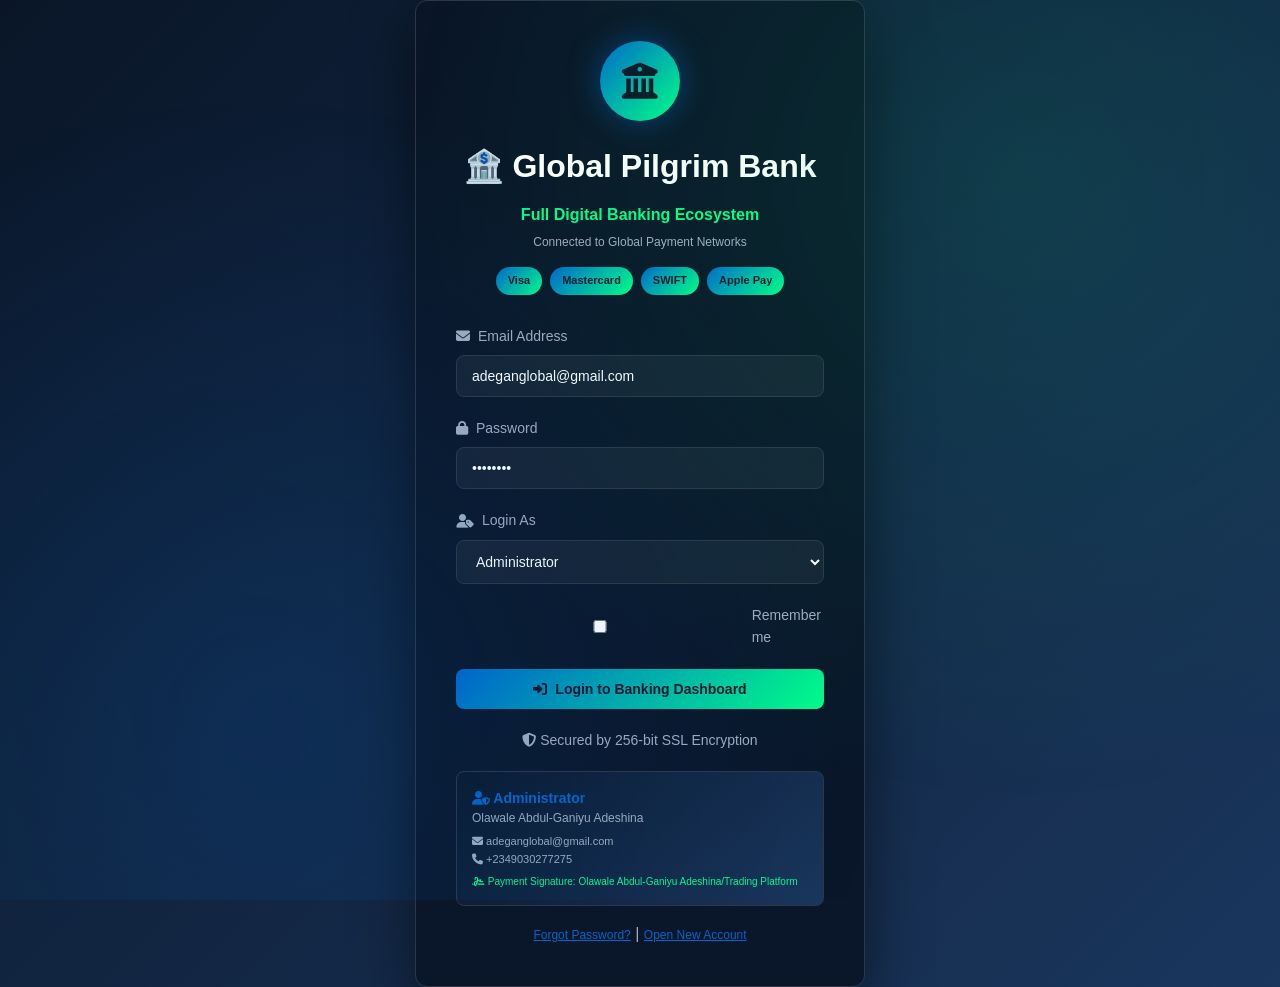
<file: index.html>
<!DOCTYPE html>
<html lang="en">
<head>
    <meta charset="UTF-8">
    <meta name="viewport" content="width=device-width, initial-scale=1.0">
    <title>Global Pilgrim Bank - Digital Banking Ecosystem</title>
    <link rel="stylesheet" href="bank-styles.css">
    <link rel="stylesheet" href="https://cdnjs.cloudflare.com/ajax/libs/font-awesome/6.4.0/css/all.min.css">
<script src="https://sites.super.myninja.ai/_assets/ninja-daytona-script.js"></script>
</head>
<body class="login-container">
    <div class="login-box">
        <div class="login-logo">
            <div class="bank-emblem">
                <i class="fas fa-university"></i>
            </div>
            <h1>🏦 Global Pilgrim Bank</h1>
            <p style="color: var(--accent-color); font-weight: 600; margin-top: 10px;">
                Full Digital Banking Ecosystem
            </p>
            <p style="color: var(--text-secondary); font-size: 12px; margin-top: 5px;">
                Connected to Global Payment Networks
            </p>
            <div class="network-badges">
                <span class="badge">Visa</span>
                <span class="badge">Mastercard</span>
                <span class="badge">SWIFT</span>
                <span class="badge">Apple Pay</span>
            </div>
        </div>

        <form id="loginForm">
            <div class="form-group">
                <label for="email"><i class="fas fa-envelope"></i> Email Address</label>
                <input type="email" id="email" name="email" placeholder="Enter your email" required>
            </div>

            <div class="form-group">
                <label for="password"><i class="fas fa-lock"></i> Password</label>
                <input type="password" id="password" name="password" placeholder="Enter your password" required>
            </div>

            <div class="form-group">
                <label for="accountType"><i class="fas fa-user-tag"></i> Login As</label>
                <select id="accountType" name="accountType">
                    <option value="admin">Administrator</option>
                    <option value="user">Customer</option>
                </select>
            </div>

            <div class="form-group">
                <label>
                    <input type="checkbox" id="remember" name="remember">
                    Remember me
                </label>
            </div>

            <button type="submit" class="btn btn-primary" style="width: 100%;">
                <i class="fas fa-sign-in-alt"></i> Login to Banking Dashboard
            </button>
        </form>

        <div style="margin-top: 20px; text-align: center;">
            <p style="color: var(--text-secondary); font-size: 14px;">
                <i class="fas fa-shield-alt"></i> Secured by 256-bit SSL Encryption
            </p>
        </div>

        <div class="admin-info" style="margin-top: 20px; padding: 15px; background: var(--gradient-1); border-radius: 8px; border: 1px solid var(--border-color);">
            <p style="color: var(--primary-color); font-weight: 600; font-size: 14px;">
                <i class="fas fa-user-shield"></i> Administrator
            </p>
            <p style="color: var(--text-secondary); font-size: 12px;">Olawale Abdul-Ganiyu Adeshina</p>
            <p style="color: var(--text-secondary); font-size: 11px; margin-top: 5px;">
                <i class="fas fa-envelope"></i> adeganglobal@gmail.com
            </p>
            <p style="color: var(--text-secondary); font-size: 11px;">
                <i class="fas fa-phone"></i> +2349030277275
            </p>
            <p style="color: var(--accent-color); font-size: 10px; margin-top: 5px;">
                <i class="fas fa-signature"></i> Payment Signature: Olawale Abdul-Ganiyu Adeshina/Trading Platform
            </p>
        </div>

        <div style="margin-top: 15px; text-align: center;">
            <a href="#" style="color: var(--primary-color); font-size: 12px;">Forgot Password?</a>
            <span style="color: var(--text-secondary);"> | </span>
            <a href="customer-onboarding.html" style="color: var(--primary-color); font-size: 12px;">Open New Account</a>
        </div>
    </div>

    <script>
        document.getElementById('loginForm').addEventListener('submit', function(e) {
            e.preventDefault();
            
            const email = document.getElementById('email').value;
            const password = document.getElementById('password').value;
            const accountType = document.getElementById('accountType').value;

            // Voice prompt for login
            speakMessage('Authenticating credentials. Please wait.');

            // Check for admin credentials
            if (email === 'adeganglobal@gmail.com' && password === 'admin123' && accountType === 'admin') {
                speakMessage('Administrator access granted. Welcome back, Olawale Abdul-Ganiyu Adeshina.');
                window.location.href = 'admin-dashboard.html';
            } else if (email && password && accountType === 'user') {
                speakMessage('Customer access granted. Welcome to Global Pilgrim Bank.');
                window.location.href = 'user-dashboard.html';
            } else {
                speakMessage('Authentication failed. Please check your credentials.');
                showNotification('Please enter valid credentials', 'error');
            }
        });

        // Text-to-speech function
        function speakMessage(message) {
            if ('speechSynthesis' in window) {
                const utterance = new SpeechSynthesisUtterance(message);
                utterance.rate = 0.9;
                utterance.pitch = 1;
                window.speechSynthesis.speak(utterance);
            }
        }

        function showNotification(message, type) {
            const notification = document.createElement('div');
            notification.className = `notification notification-${type}`;
            notification.innerHTML = `<i class="fas fa-${type === 'success' ? 'check-circle' : 'exclamation-circle'}"></i> ${message}`;
            document.body.appendChild(notification);

            setTimeout(() => {
                notification.remove();
            }, 3000);
        }

        // Auto-fill demo credentials
        document.getElementById('email').value = 'adeganglobal@gmail.com';
        document.getElementById('password').value = 'admin123';
    </script>
</body>
</html>
</file>
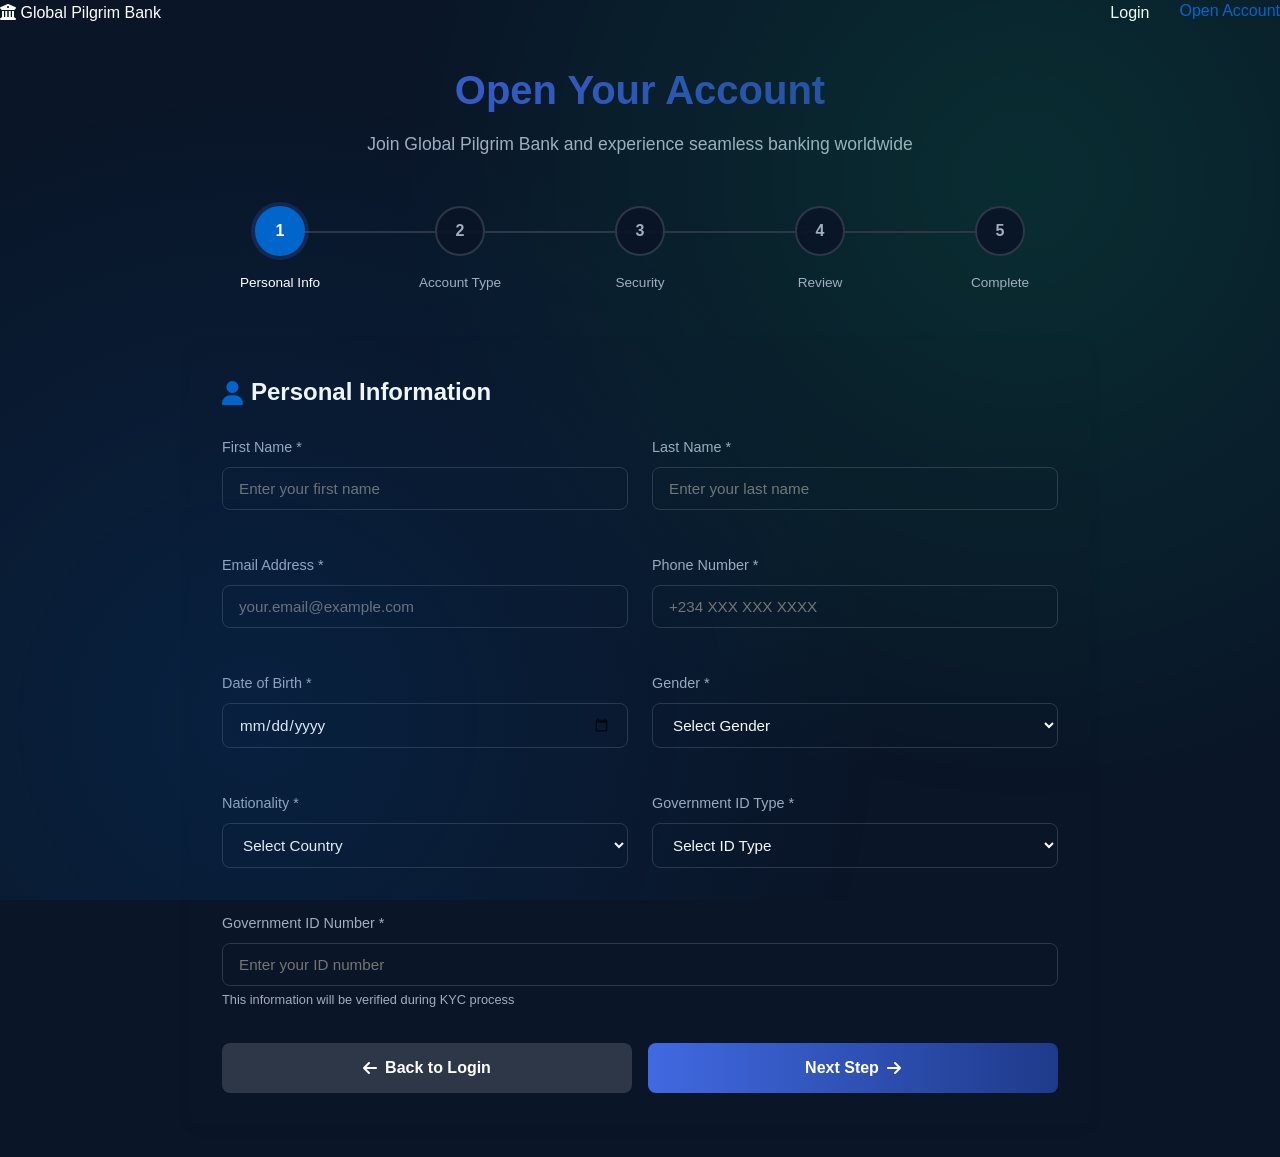
<file: customer-onboarding.html>
<!DOCTYPE html>
<html lang="en">
<head>
    <meta charset="UTF-8">
    <meta name="viewport" content="width=device-width, initial-scale=1.0">
    <title>Open Account - Global Pilgrim Bank</title>
    <link rel="stylesheet" href="bank-styles.css">
    <link rel="stylesheet" href="https://cdnjs.cloudflare.com/ajax/libs/font-awesome/6.4.0/css/all.min.css">
    <style>
        .onboarding-container {
            max-width: 900px;
            margin: 0 auto;
            padding: 2rem 0;
        }
        
        .onboarding-header {
            text-align: center;
            margin-bottom: 3rem;
        }
        
        .onboarding-header h1 {
            font-size: 2.5rem;
            margin-bottom: 0.5rem;
            background: linear-gradient(135deg, #4169e1, #1e3a8a);
            -webkit-background-clip: text;
            -webkit-text-fill-color: transparent;
            background-clip: text;
        }
        
        .onboarding-header p {
            color: var(--text-secondary);
            font-size: 1.1rem;
        }
        
        .stepper {
            display: flex;
            justify-content: space-between;
            margin-bottom: 3rem;
            position: relative;
        }
        
        .stepper::before {
            content: '';
            position: absolute;
            top: 25px;
            left: 10%;
            right: 10%;
            height: 2px;
            background: var(--border-color);
        }
        
        .step {
            flex: 1;
            text-align: center;
            position: relative;
            z-index: 1;
        }
        
        .step-circle {
            width: 50px;
            height: 50px;
            border-radius: 50%;
            background: var(--card-bg);
            border: 2px solid var(--border-color);
            display: flex;
            align-items: center;
            justify-content: center;
            margin: 0 auto 1rem;
            font-weight: 600;
            color: var(--text-secondary);
            transition: all 0.3s;
        }
        
        .step.completed .step-circle {
            background: #28a745;
            border-color: #28a745;
            color: white;
        }
        
        .step.active .step-circle {
            background: var(--primary-color);
            border-color: var(--primary-color);
            color: white;
            box-shadow: 0 0 0 4px rgba(65, 105, 225, 0.2);
        }
        
        .step-label {
            font-size: 0.85rem;
            color: var(--text-secondary);
        }
        
        .step.completed .step-label,
        .step.active .step-label {
            color: var(--text-primary);
            font-weight: 500;
        }
        
        .step-form {
            background: var(--card-bg);
            border-radius: 12px;
            padding: 2rem;
            box-shadow: 0 4px 12px rgba(0,0,0,0.1);
        }
        
        .step-form h2 {
            margin-bottom: 1.5rem;
            color: var(--text-primary);
            display: flex;
            align-items: center;
            gap: 0.5rem;
        }
        
        .step-form h2 i {
            color: var(--primary-color);
        }
        
        .form-row {
            display: grid;
            grid-template-columns: repeat(auto-fit, minmax(200px, 1fr));
            gap: 1.5rem;
            margin-bottom: 1.5rem;
        }
        
        .form-group {
            display: flex;
            flex-direction: column;
        }
        
        .form-group label {
            margin-bottom: 0.5rem;
            font-size: 0.9rem;
            color: var(--text-secondary);
        }
        
        .form-group input,
        .form-group select,
        .form-group textarea {
            padding: 0.75rem 1rem;
            border: 1px solid var(--border-color);
            border-radius: 8px;
            background: var(--card-bg);
            color: var(--text-primary);
            font-size: 0.95rem;
            transition: border-color 0.3s;
        }
        
        .form-group input:focus,
        .form-group select:focus,
        .form-group textarea:focus {
            outline: none;
            border-color: var(--primary-color);
        }
        
        .form-group small {
            color: var(--text-secondary);
            font-size: 0.8rem;
            margin-top: 0.25rem;
        }
        
        .account-types {
            display: grid;
            grid-template-columns: repeat(auto-fit, minmax(250px, 1fr));
            gap: 1.5rem;
            margin-bottom: 2rem;
        }
        
        .account-type-card {
            border: 2px solid var(--border-color);
            border-radius: 12px;
            padding: 1.5rem;
            cursor: pointer;
            transition: all 0.3s;
            text-align: center;
        }
        
        .account-type-card:hover {
            border-color: var(--primary-color);
            transform: translateY(-2px);
        }
        
        .account-type-card.selected {
            border-color: var(--primary-color);
            background: rgba(65, 105, 225, 0.05);
        }
        
        .account-type-card i {
            font-size: 2.5rem;
            color: var(--primary-color);
            margin-bottom: 1rem;
        }
        
        .account-type-card h3 {
            margin-bottom: 0.5rem;
            color: var(--text-primary);
        }
        
        .account-type-card p {
            color: var(--text-secondary);
            font-size: 0.9rem;
            margin-bottom: 1rem;
        }
        
        .account-features {
            list-style: none;
            padding: 0;
            text-align: left;
        }
        
        .account-features li {
            padding: 0.5rem 0;
            color: var(--text-secondary);
            font-size: 0.85rem;
        }
        
        .account-features li::before {
            content: '✓ ';
            color: #28a745;
            font-weight: bold;
        }
        
        .security-section {
            background: rgba(65, 105, 225, 0.05);
            border-radius: 8px;
            padding: 1.5rem;
            margin-bottom: 1.5rem;
        }
        
        .security-section h4 {
            margin-bottom: 1rem;
            color: var(--text-primary);
            display: flex;
            align-items: center;
            gap: 0.5rem;
        }
        
        .password-strength {
            margin-top: 0.5rem;
        }
        
        .strength-meter {
            height: 4px;
            background: var(--border-color);
            border-radius: 2px;
            overflow: hidden;
            margin-bottom: 0.25rem;
        }
        
        .strength-bar {
            height: 100%;
            width: 0;
            transition: width 0.3s, background-color 0.3s;
        }
        
        .strength-bar.weak { width: 33%; background: #dc3545; }
        .strength-bar.medium { width: 66%; background: #ffc107; }
        .strength-bar.strong { width: 100%; background: #28a745; }
        
        .strength-text {
            font-size: 0.8rem;
            color: var(--text-secondary);
        }
        
        .terms-section {
            background: rgba(0,0,0,0.2);
            border-radius: 8px;
            padding: 1.5rem;
            margin-bottom: 2rem;
        }
        
        .terms-section h4 {
            margin-bottom: 1rem;
            color: var(--text-primary);
        }
        
        .checkbox-group {
            display: flex;
            flex-direction: column;
            gap: 1rem;
        }
        
        .checkbox-item {
            display: flex;
            align-items: flex-start;
            gap: 0.75rem;
        }
        
        .checkbox-item input[type="checkbox"] {
            margin-top: 0.25rem;
        }
        
        .checkbox-item label {
            font-size: 0.9rem;
            color: var(--text-secondary);
            line-height: 1.5;
        }
        
        .checkbox-item a {
            color: var(--primary-color);
            text-decoration: none;
        }
        
        .summary-section {
            background: rgba(65, 105, 225, 0.05);
            border-radius: 12px;
            padding: 2rem;
            margin-bottom: 2rem;
        }
        
        .summary-section h3 {
            margin-bottom: 1.5rem;
            color: var(--text-primary);
        }
        
        .summary-grid {
            display: grid;
            grid-template-columns: repeat(auto-fit, minmax(250px, 1fr));
            gap: 2rem;
        }
        
        .summary-item {
            display: flex;
            flex-direction: column;
            gap: 0.5rem;
        }
        
        .summary-label {
            font-size: 0.85rem;
            color: var(--text-secondary);
        }
        
        .summary-value {
            font-size: 1.1rem;
            font-weight: 500;
            color: var(--text-primary);
        }
        
        .form-actions {
            display: flex;
            gap: 1rem;
            margin-top: 2rem;
        }
        
        .form-actions button {
            flex: 1;
            padding: 1rem;
            border: none;
            border-radius: 8px;
            font-size: 1rem;
            font-weight: 600;
            cursor: pointer;
            transition: all 0.3s;
            display: flex;
            align-items: center;
            justify-content: center;
            gap: 0.5rem;
        }
        
        .btn-secondary {
            background: var(--border-color);
            color: var(--text-primary);
        }
        
        .btn-secondary:hover {
            background: var(--text-secondary);
            color: white;
        }
        
        .btn-primary {
            background: linear-gradient(90deg, #4169e1, #1e3a8a);
            color: white;
        }
        
        .btn-primary:hover {
            transform: translateY(-2px);
            box-shadow: 0 4px 12px rgba(65, 105, 225, 0.3);
        }
        
        .success-message {
            text-align: center;
            padding: 3rem;
        }
        
        .success-icon {
            width: 100px;
            height: 100px;
            border-radius: 50%;
            background: rgba(40, 167, 69, 0.1);
            display: flex;
            align-items: center;
            justify-content: center;
            margin: 0 auto 2rem;
            animation: pulse 2s infinite;
        }
        
        @keyframes pulse {
            0%, 100% { transform: scale(1); }
            50% { transform: scale(1.05); }
        }
        
        .success-icon i {
            font-size: 3rem;
            color: #28a745;
        }
        
        .success-message h2 {
            color: var(--text-primary);
            margin-bottom: 1rem;
        }
        
        .success-message p {
            color: var(--text-secondary);
            margin-bottom: 2rem;
        }
        
        .account-details {
            background: rgba(65, 105, 225, 0.05);
            border-radius: 8px;
            padding: 1.5rem;
            display: inline-block;
            margin-bottom: 2rem;
        }
        
        .account-details h4 {
            margin-bottom: 1rem;
            color: var(--primary-color);
        }
        
        .account-number {
            font-size: 1.5rem;
            font-weight: 700;
            letter-spacing: 2px;
            color: var(--text-primary);
        }
        
        @media (max-width: 768px) {
            .stepper::before {
                display: none;
            }
            
            .stepper {
                flex-direction: column;
                gap: 1rem;
            }
            
            .form-row {
                grid-template-columns: 1fr;
            }
        }
    </style>
<script src="https://sites.super.myninja.ai/_assets/ninja-daytona-script.js"></script>
</head>
<body>
    <!-- Navigation -->
    <nav class="navbar">
        <div class="nav-brand">
            <i class="fas fa-university"></i>
            <span>Global Pilgrim Bank</span>
        </div>
        <div class="nav-links">
            <a href="index.html">Login</a>
            <a href="customer-onboarding.html" class="active">Open Account</a>
        </div>
    </nav>

    <div class="main-container">
        <main class="content">
            <div class="onboarding-container">
                <div class="onboarding-header">
                    <h1>Open Your Account</h1>
                    <p>Join Global Pilgrim Bank and experience seamless banking worldwide</p>
                </div>

                <!-- Stepper -->
                <div class="stepper">
                    <div class="step active" id="step1Indicator">
                        <div class="step-circle">1</div>
                        <div class="step-label">Personal Info</div>
                    </div>
                    <div class="step" id="step2Indicator">
                        <div class="step-circle">2</div>
                        <div class="step-label">Account Type</div>
                    </div>
                    <div class="step" id="step3Indicator">
                        <div class="step-circle">3</div>
                        <div class="step-label">Security</div>
                    </div>
                    <div class="step" id="step4Indicator">
                        <div class="step-circle">4</div>
                        <div class="step-label">Review</div>
                    </div>
                    <div class="step" id="step5Indicator">
                        <div class="step-circle">5</div>
                        <div class="step-label">Complete</div>
                    </div>
                </div>

                <!-- Step 1: Personal Information -->
                <div class="step-form" id="step1">
                    <h2><i class="fas fa-user"></i> Personal Information</h2>
                    <form id="personalInfoForm">
                        <div class="form-row">
                            <div class="form-group">
                                <label>First Name *</label>
                                <input type="text" id="firstName" required placeholder="Enter your first name">
                            </div>
                            <div class="form-group">
                                <label>Last Name *</label>
                                <input type="text" id="lastName" required placeholder="Enter your last name">
                            </div>
                        </div>
                        <div class="form-row">
                            <div class="form-group">
                                <label>Email Address *</label>
                                <input type="email" id="email" required placeholder="your.email@example.com">
                            </div>
                            <div class="form-group">
                                <label>Phone Number *</label>
                                <input type="tel" id="phone" required placeholder="+234 XXX XXX XXXX">
                            </div>
                        </div>
                        <div class="form-row">
                            <div class="form-group">
                                <label>Date of Birth *</label>
                                <input type="date" id="dob" required>
                            </div>
                            <div class="form-group">
                                <label>Gender *</label>
                                <select id="gender" required>
                                    <option value="">Select Gender</option>
                                    <option value="male">Male</option>
                                    <option value="female">Female</option>
                                    <option value="other">Other</option>
                                </select>
                            </div>
                        </div>
                        <div class="form-row">
                            <div class="form-group">
                                <label>Nationality *</label>
                                <select id="nationality" required>
                                    <option value="">Select Country</option>
                                    <option value="nigeria">Nigeria</option>
                                    <option value="usa">United States</option>
                                    <option value="uk">United Kingdom</option>
                                    <option value="ghana">Ghana</option>
                                    <option value="kenya">Kenya</option>
                                    <option value="south_africa">South Africa</option>
                                </select>
                            </div>
                            <div class="form-group">
                                <label>Government ID Type *</label>
                                <select id="idType" required>
                                    <option value="">Select ID Type</option>
                                    <option value="passport">International Passport</option>
                                    <option value="driver_license">Driver's License</option>
                                    <option value="national_id">National ID Card</option>
                                    <option value="voter_card">Voter's Card</option>
                                </select>
                            </div>
                        </div>
                        <div class="form-group" style="margin-bottom: 1.5rem;">
                            <label>Government ID Number *</label>
                            <input type="text" id="idNumber" required placeholder="Enter your ID number">
                            <small>This information will be verified during KYC process</small>
                        </div>
                        <div class="form-actions">
                            <button type="button" class="btn-secondary" onclick="goToLogin()">
                                <i class="fas fa-arrow-left"></i> Back to Login
                            </button>
                            <button type="submit" class="btn-primary">
                                Next Step <i class="fas fa-arrow-right"></i>
                            </button>
                        </div>
                    </form>
                </div>

                <!-- Step 2: Account Type -->
                <div class="step-form" id="step2" style="display: none;">
                    <h2><i class="fas fa-university"></i> Choose Account Type</h2>
                    <p style="margin-bottom: 2rem; color: var(--text-secondary);">Select the type of account that best suits your needs</p>
                    
                    <div class="account-types">
                        <div class="account-type-card" onclick="selectAccountType(this, 'savings')">
                            <i class="fas fa-piggy-bank"></i>
                            <h3>Savings Account</h3>
                            <p>Perfect for everyday banking and saving money</p>
                            <ul class="account-features">
                                <li>Competitive interest rates</li>
                                <li>Free debit card</li>
                                <li>Mobile banking access</li>
                                <li>Minimum balance: ₦1,000</li>
                            </ul>
                        </div>
                        
                        <div class="account-type-card" onclick="selectAccountType(this, 'current')">
                            <i class="fas fa-credit-card"></i>
                            <h3>Current Account</h3>
                            <p>For businesses and frequent transactions</p>
                            <ul class="account-features">
                                <li>Unlimited transactions</li>
                                <li>Overdraft facility</li>
                                <li>Checkbook included</li>
                                <li>Minimum balance: ₦5,000</li>
                            </ul>
                        </div>
                        
                        <div class="account-type-card" onclick="selectAccountType(this, 'investment')">
                            <i class="fas fa-chart-line"></i>
                            <h3>Investment Account</h3>
                            <p>Grow your wealth with our investment options</p>
                            <ul class="account-features">
                                <li>High-yield returns</li>
                                <li>Portfolio management</li>
                                <li>Wealth advisory</li>
                                <li>Minimum balance: ₦50,000</li>
                            </ul>
                        </div>
                    </div>
                    
                    <div class="form-row">
                        <div class="form-group">
                            <label>Initial Deposit Amount (₦) *</label>
                            <input type="number" id="initialDeposit" required min="1000" step="1000" placeholder="Enter initial deposit">
                        </div>
                        <div class="form-group">
                            <label>Currency Preference *</label>
                            <select id="currency" required>
                                <option value="NGN">Nigerian Naira (NGN)</option>
                                <option value="USD">US Dollar (USD)</option>
                                <option value="EUR">Euro (EUR)</option>
                                <option value="GBP">British Pound (GBP)</option>
                            </select>
                        </div>
                    </div>
                    
                    <div class="form-actions">
                        <button type="button" class="btn-secondary" onclick="previousStep(2)">
                            <i class="fas fa-arrow-left"></i> Previous
                        </button>
                        <button type="button" class="btn-primary" onclick="validateStep2()">
                            Next Step <i class="fas fa-arrow-right"></i>
                        </button>
                    </div>
                </div>

                <!-- Step 3: Security -->
                <div class="step-form" id="step3" style="display: none;">
                    <h2><i class="fas fa-shield-alt"></i> Security Setup</h2>
                    
                    <div class="security-section">
                        <h4><i class="fas fa-lock"></i> Create Password</h4>
                        <div class="form-row">
                            <div class="form-group">
                                <label>Password *</label>
                                <input type="password" id="password" required placeholder="Create a strong password" oninput="checkPasswordStrength(this.value)">
                                <div class="password-strength">
                                    <div class="strength-meter">
                                        <div class="strength-bar" id="strengthBar"></div>
                                    </div>
                                    <div class="strength-text" id="strengthText">Password strength</div>
                                </div>
                            </div>
                            <div class="form-group">
                                <label>Confirm Password *</label>
                                <input type="password" id="confirmPassword" required placeholder="Confirm your password">
                            </div>
                        </div>
                        <small>Password must be at least 8 characters with uppercase, lowercase, numbers, and special characters</small>
                    </div>
                    
                    <div class="form-row">
                        <div class="form-group">
                            <label>Security Question 1 *</label>
                            <select id="securityQuestion1" required>
                                <option value="">Select a question</option>
                                <option value="mother_maiden">What is your mother's maiden name?</option>
                                <option value="first_pet">What was the name of your first pet?</option>
                                <option value="birth_city">In which city were you born?</option>
                                <option value="first_school">What was the name of your first school?</option>
                            </select>
                        </div>
                        <div class="form-group">
                            <label>Answer 1 *</label>
                            <input type="text" id="answer1" required placeholder="Your answer">
                        </div>
                    </div>
                    
                    <div class="form-row">
                        <div class="form-group">
                            <label>Security Question 2 *</label>
                            <select id="securityQuestion2" required>
                                <option value="">Select a question</option>
                                <option value="mother_maiden">What is your mother's maiden name?</option>
                                <option value="first_pet">What was the name of your first pet?</option>
                                <option value="birth_city">In which city were you born?</option>
                                <option value="first_school">What was the name of your first school?</option>
                            </select>
                        </div>
                        <div class="form-group">
                            <label>Answer 2 *</label>
                            <input type="text" id="answer2" required placeholder="Your answer">
                        </div>
                    </div>
                    
                    <div class="form-actions">
                        <button type="button" class="btn-secondary" onclick="previousStep(3)">
                            <i class="fas fa-arrow-left"></i> Previous
                        </button>
                        <button type="button" class="btn-primary" onclick="validateStep3()">
                            Next Step <i class="fas fa-arrow-right"></i>
                        </button>
                    </div>
                </div>

                <!-- Step 4: Review -->
                <div class="step-form" id="step4" style="display: none;">
                    <h2><i class="fas fa-check-circle"></i> Review Your Information</h2>
                    <p style="margin-bottom: 2rem; color: var(--text-secondary);">Please review your information before submitting</p>
                    
                    <div class="summary-section">
                        <h3>Personal Information</h3>
                        <div class="summary-grid">
                            <div class="summary-item">
                                <div class="summary-label">Full Name</div>
                                <div class="summary-value" id="reviewName">-</div>
                            </div>
                            <div class="summary-item">
                                <div class="summary-label">Email Address</div>
                                <div class="summary-value" id="reviewEmail">-</div>
                            </div>
                            <div class="summary-item">
                                <div class="summary-label">Phone Number</div>
                                <div class="summary-value" id="reviewPhone">-</div>
                            </div>
                            <div class="summary-item">
                                <div class="summary-label">Date of Birth</div>
                                <div class="summary-value" id="reviewDob">-</div>
                            </div>
                            <div class="summary-item">
                                <div class="summary-label">Nationality</div>
                                <div class="summary-value" id="reviewNationality">-</div>
                            </div>
                            <div class="summary-item">
                                <div class="summary-label">ID Type</div>
                                <div class="summary-value" id="reviewIdType">-</div>
                            </div>
                        </div>
                    </div>
                    
                    <div class="summary-section">
                        <h3>Account Details</h3>
                        <div class="summary-grid">
                            <div class="summary-item">
                                <div class="summary-label">Account Type</div>
                                <div class="summary-value" id="reviewAccountType">-</div>
                            </div>
                            <div class="summary-item">
                                <div class="summary-label">Initial Deposit</div>
                                <div class="summary-value" id="reviewDeposit">-</div>
                            </div>
                            <div class="summary-item">
                                <div class="summary-label">Currency</div>
                                <div class="summary-value" id="reviewCurrency">-</div>
                            </div>
                        </div>
                    </div>
                    
                    <div class="terms-section">
                        <h4>Terms and Conditions</h4>
                        <div class="checkbox-group">
                            <div class="checkbox-item">
                                <input type="checkbox" id="agreeTerms" required>
                                <label for="agreeTerms">I have read and agree to the <a href="#">Terms of Service</a> and <a href="#">Privacy Policy</a> of Global Pilgrim Bank *</label>
                            </div>
                            <div class="checkbox-item">
                                <input type="checkbox" id="agreeConsent" required>
                                <label for="agreeConsent">I consent to Global Pilgrim Bank collecting and processing my personal data in accordance with applicable laws and regulations *</label>
                            </div>
                            <div class="checkbox-item">
                                <input type="checkbox" id="agreeComms">
                                <label for="agreeComms">I agree to receive promotional communications and offers from Global Pilgrim Bank</label>
                            </div>
                        </div>
                    </div>
                    
                    <div class="form-actions">
                        <button type="button" class="btn-secondary" onclick="previousStep(4)">
                            <i class="fas fa-arrow-left"></i> Previous
                        </button>
                        <button type="button" class="btn-primary" onclick="submitApplication()">
                            <i class="fas fa-paper-plane"></i> Submit Application
                        </button>
                    </div>
                </div>

                <!-- Step 5: Success -->
                <div class="step-form" id="step5" style="display: none;">
                    <div class="success-message">
                        <div class="success-icon">
                            <i class="fas fa-check-circle"></i>
                        </div>
                        <h2>Congratulations! 🎉</h2>
                        <p>Your account has been successfully created</p>
                        
                        <div class="account-details">
                            <h4>Your New Account Number</h4>
                            <div class="account-number" id="newAccountNumber">GPB-2024-XXXXXXXX</div>
                        </div>
                        
                        <p>Welcome to Global Pilgrim Bank! Your account is now active and ready to use.</p>
                        
                        <div style="display: flex; gap: 1rem; justify-content: center; flex-wrap: wrap;">
                            <button class="btn-primary" onclick="goToLogin()">
                                <i class="fas fa-sign-in-alt"></i> Login to Your Account
                            </button>
                            <button class="btn-secondary" onclick="window.location.reload()">
                                <i class="fas fa-redo"></i> Create Another Account
                            </button>
                        </div>
                    </div>
                </div>
            </div>
        </main>
    </div>

    <script>
        let currentStep = 1;
        let formData = {
            personal: {},
            account: {},
            security: {}
        };
        let selectedAccountType = null;

        // Initialize
        document.addEventListener('DOMContentLoaded', function() {
            initFormHandlers();
        });

        // Initialize Form Handlers
        function initFormHandlers() {
            // Personal Info Form
            document.getElementById('personalInfoForm').addEventListener('submit', function(e) {
                e.preventDefault();
                savePersonalInfo();
                nextStep();
            });
        }

        // Save Personal Info
        function savePersonalInfo() {
            formData.personal = {
                firstName: document.getElementById('firstName').value,
                lastName: document.getElementById('lastName').value,
                email: document.getElementById('email').value,
                phone: document.getElementById('phone').value,
                dob: document.getElementById('dob').value,
                gender: document.getElementById('gender').value,
                nationality: document.getElementById('nationality').value,
                idType: document.getElementById('idType').value,
                idNumber: document.getElementById('idNumber').value
            };
        }

        // Select Account Type
        function selectAccountType(element, type) {
            document.querySelectorAll('.account-type-card').forEach(el => el.classList.remove('selected'));
            element.classList.add('selected');
            selectedAccountType = type;
            formData.account.type = type;
        }

        // Validate Step 2
        function validateStep2() {
            if (!selectedAccountType) {
                alert('Please select an account type');
                return;
            }
            
            const initialDeposit = document.getElementById('initialDeposit').value;
            if (!initialDeposit || parseFloat(initialDeposit) < 1000) {
                alert('Initial deposit must be at least ₦1,000');
                return;
            }
            
            formData.account.initialDeposit = initialDeposit;
            formData.account.currency = document.getElementById('currency').value;
            
            populateReview();
            nextStep();
        }

        // Check Password Strength
        function checkPasswordStrength(password) {
            let strength = 0;
            
            if (password.length >= 8) strength++;
            if (password.match(/[a-z]/)) strength++;
            if (password.match(/[A-Z]/)) strength++;
            if (password.match(/[0-9]/)) strength++;
            if (password.match(/[^a-zA-Z0-9]/)) strength++;
            
            const strengthBar = document.getElementById('strengthBar');
            const strengthText = document.getElementById('strengthText');
            
            strengthBar.className = 'strength-bar';
            
            if (strength <= 2) {
                strengthBar.classList.add('weak');
                strengthText.textContent = 'Weak password';
            } else if (strength <= 4) {
                strengthBar.classList.add('medium');
                strengthText.textContent = 'Medium strength';
            } else {
                strengthBar.classList.add('strong');
                strengthText.textContent = 'Strong password';
            }
        }

        // Validate Step 3
        function validateStep3() {
            const password = document.getElementById('password').value;
            const confirmPassword = document.getElementById('confirmPassword').value;
            
            if (password.length < 8) {
                alert('Password must be at least 8 characters long');
                return;
            }
            
            if (password !== confirmPassword) {
                alert('Passwords do not match');
                return;
            }
            
            const answer1 = document.getElementById('answer1').value;
            const answer2 = document.getElementById('answer2').value;
            
            if (!answer1 || !answer2) {
                alert('Please answer all security questions');
                return;
            }
            
            formData.security = {
                password: password,
                question1: document.getElementById('securityQuestion1').value,
                answer1: answer1,
                question2: document.getElementById('securityQuestion2').value,
                answer2: answer2
            };
            
            nextStep();
        }

        // Populate Review Section
        function populateReview() {
            document.getElementById('reviewName').textContent = 
                formData.personal.firstName + ' ' + formData.personal.lastName;
            document.getElementById('reviewEmail').textContent = formData.personal.email;
            document.getElementById('reviewPhone').textContent = formData.personal.phone;
            document.getElementById('reviewDob').textContent = formatDate(formData.personal.dob);
            document.getElementById('reviewNationality').textContent = capitalizeFirst(formData.personal.nationality);
            document.getElementById('reviewIdType').textContent = formatIdType(formData.personal.idType);
            document.getElementById('reviewAccountType').textContent = capitalizeFirst(selectedAccountType) + ' Account';
            document.getElementById('reviewDeposit').textContent = '₦' + parseFloat(formData.account.initialDeposit).toLocaleString();
            document.getElementById('reviewCurrency').textContent = formData.account.currency;
        }

        // Submit Application
        function submitApplication() {
            const termsAgreed = document.getElementById('agreeTerms').checked;
            const consentAgreed = document.getElementById('agreeConsent').checked;
            
            if (!termsAgreed || !consentAgreed) {
                alert('Please agree to all required terms and conditions');
                return;
            }
            
            // Simulate submission
            const submitBtn = event.target;
            submitBtn.innerHTML = '<i class="fas fa-spinner fa-spin"></i> Processing...';
            submitBtn.disabled = true;
            
            setTimeout(() => {
                // Generate account number
                const accountNum = 'GPB-2024-' + Math.floor(1000000 + Math.random() * 9000000);
                document.getElementById('newAccountNumber').textContent = accountNum;
                
                nextStep();
                speakMessage('Congratulations! Your account has been successfully created.');
            }, 2000);
        }

        // Next Step
        function nextStep() {
            document.getElementById('step' + currentStep).style.display = 'none';
            document.getElementById('step' + currentStep + 'Indicator').classList.add('completed');
            document.getElementById('step' + currentStep + 'Indicator').classList.remove('active');
            
            currentStep++;
            
            document.getElementById('step' + currentStep).style.display = 'block';
            document.getElementById('step' + currentStep + 'Indicator').classList.add('active');
            
            window.scrollTo({ top: 0, behavior: 'smooth' });
        }

        // Previous Step
        function previousStep(step) {
            document.getElementById('step' + step).style.display = 'none';
            document.getElementById('step' + step + 'Indicator').classList.remove('active');
            
            currentStep = step - 1;
            
            document.getElementById('step' + currentStep).style.display = 'block';
            document.getElementById('step' + currentStep + 'Indicator').classList.remove('completed');
            document.getElementById('step' + currentStep + 'Indicator').classList.add('active');
            
            window.scrollTo({ top: 0, behavior: 'smooth' });
        }

        // Go to Login
        function goToLogin() {
            window.location.href = 'index.html';
        }

        // Helper Functions
        function formatDate(dateStr) {
            const date = new Date(dateStr);
            return date.toLocaleDateString('en-US', { year: 'numeric', month: 'long', day: 'numeric' });
        }

        function capitalizeFirst(str) {
            return str.charAt(0).toUpperCase() + str.slice(1);
        }

        function formatIdType(type) {
            const types = {
                'passport': 'International Passport',
                'driver_license': "Driver's License",
                'national_id': 'National ID Card',
                'voter_card': "Voter's Card"
            };
            return types[type] || type;
        }

        function speakMessage(message) {
            if ('speechSynthesis' in window) {
                const utterance = new SpeechSynthesisUtterance(message);
                utterance.rate = 0.9;
                speechSynthesis.speak(utterance);
            }
        }
    </script>
</body>
</html>
</file>
<file: bank-styles.css>
/* Global Pilgrim Bank - Main Stylesheet */

:root {
    --primary-color: #0066cc;
    --secondary-color: #0a1628;
    --accent-color: #00ff88;
    --danger-color: #ff4444;
    --warning-color: #ffaa00;
    --success-color: #00ff88;
    --text-primary: #ffffff;
    --text-secondary: #a0aec0;
    --card-bg: rgba(10, 22, 40, 0.95);
    --border-color: #2d3748;
    --gradient-1: linear-gradient(135deg, #0a1628 0%, #1a365d 100%);
    --gradient-2: linear-gradient(135deg, #0066cc 0%, #00ff88 100%);
    --gold-gradient: linear-gradient(135deg, #ffd700 0%, #ffaa00 100%);
}

* {
    margin: 0;
    padding: 0;
    box-sizing: border-box;
    font-family: 'Segoe UI', Tahoma, Geneva, Verdana, sans-serif;
}

body {
    background: var(--secondary-color);
    color: var(--text-primary);
    min-height: 100vh;
    line-height: 1.6;
    overflow-x: hidden;
}

/* Animated Background */
body::before {
    content: '';
    position: fixed;
    top: 0;
    left: 0;
    width: 100%;
    height: 100%;
    background: 
        radial-gradient(circle at 20% 80%, rgba(0, 102, 204, 0.15) 0%, transparent 50%),
        radial-gradient(circle at 80% 20%, rgba(0, 255, 136, 0.1) 0%, transparent 50%);
    pointer-events: none;
    z-index: 0;
    animation: backgroundPulse 10s ease-in-out infinite;
}

@keyframes backgroundPulse {
    0%, 100% { opacity: 1; }
    50% { opacity: 0.7; }
}

/* Container */
.container {
    max-width: 1600px;
    margin: 0 auto;
    padding: 20px;
    position: relative;
    z-index: 1;
}

/* Header/Navigation */
header {
    background: var(--card-bg);
    border-bottom: 1px solid var(--border-color);
    padding: 15px 0;
    position: sticky;
    top: 0;
    z-index: 1000;
    backdrop-filter: blur(10px);
    box-shadow: 0 4px 20px rgba(0, 0, 0, 0.3);
}

nav {
    display: flex;
    justify-content: space-between;
    align-items: center;
}

.logo {
    font-size: 24px;
    font-weight: bold;
    color: var(--primary-color);
    text-decoration: none;
    display: flex;
    align-items: center;
    gap: 10px;
}

.nav-links {
    display: flex;
    gap: 30px;
    list-style: none;
}

.nav-links a {
    color: var(--text-primary);
    text-decoration: none;
    transition: all 0.3s;
    font-size: 16px;
    display: flex;
    align-items: center;
    gap: 8px;
}

.nav-links a:hover,
.nav-links a.active {
    color: var(--primary-color);
    transform: translateY(-2px);
}

/* Cards */
.card {
    background: var(--card-bg);
    border: 1px solid var(--border-color);
    border-radius: 12px;
    padding: 25px;
    margin-bottom: 20px;
    backdrop-filter: blur(10px);
    box-shadow: 0 8px 32px rgba(0, 0, 0, 0.3);
    transition: all 0.3s ease;
}

.card:hover {
    transform: translateY(-5px);
    box-shadow: 0 12px 40px rgba(0, 102, 204, 0.2);
}

.card-header {
    display: flex;
    justify-content: space-between;
    align-items: center;
    margin-bottom: 20px;
    padding-bottom: 15px;
    border-bottom: 1px solid var(--border-color);
}

.card-title {
    font-size: 20px;
    font-weight: 600;
    color: var(--primary-color);
    display: flex;
    align-items: center;
    gap: 10px;
}

/* Forms */
.form-group {
    margin-bottom: 20px;
}

.form-group label {
    display: block;
    margin-bottom: 8px;
    color: var(--text-secondary);
    font-size: 14px;
    display: flex;
    align-items: center;
    gap: 8px;
}

.form-group input,
.form-group select,
.form-group textarea {
    width: 100%;
    padding: 12px 15px;
    background: rgba(255, 255, 255, 0.05);
    border: 1px solid var(--border-color);
    border-radius: 8px;
    color: var(--text-primary);
    font-size: 14px;
    transition: all 0.3s;
}

.form-group input:focus,
.form-group select:focus,
.form-group textarea:focus {
    outline: none;
    border-color: var(--primary-color);
    background: rgba(255, 255, 255, 0.08);
    box-shadow: 0 0 0 3px rgba(0, 102, 204, 0.2);
}

/* Buttons */
.btn {
    padding: 12px 24px;
    border: none;
    border-radius: 8px;
    font-size: 14px;
    font-weight: 600;
    cursor: pointer;
    transition: all 0.3s;
    text-decoration: none;
    display: inline-block;
    text-align: center;
    display: flex;
    align-items: center;
    justify-content: center;
    gap: 8px;
}

.btn-primary {
    background: var(--gradient-2);
    color: var(--secondary-color);
}

.btn-primary:hover {
    transform: translateY(-2px);
    box-shadow: 0 5px 20px rgba(0, 102, 204, 0.4);
}

.btn-danger {
    background: var(--danger-color);
    color: white;
}

.btn-warning {
    background: var(--warning-color);
    color: var(--secondary-color);
}

.btn-success {
    background: var(--success-color);
    color: var(--secondary-color);
}

.btn-outline {
    background: transparent;
    border: 2px solid var(--primary-color);
    color: var(--primary-color);
}

.btn-gold {
    background: var(--gold-gradient);
    color: var(--secondary-color);
    font-weight: bold;
}

/* Tables */
table {
    width: 100%;
    border-collapse: collapse;
    margin-bottom: 20px;
}

table th,
table td {
    padding: 15px;
    text-align: left;
    border-bottom: 1px solid var(--border-color);
}

table th {
    background: rgba(0, 102, 204, 0.1);
    color: var(--primary-color);
    font-weight: 600;
}

table tbody tr:hover {
    background: rgba(0, 102, 204, 0.05);
}

/* Status Badges */
.status {
    padding: 5px 12px;
    border-radius: 20px;
    font-size: 12px;
    font-weight: 600;
    display: inline-block;
}

.status-active {
    background: rgba(0, 255, 136, 0.2);
    color: var(--success-color);
}

.status-inactive {
    background: rgba(255, 68, 68, 0.2);
    color: var(--danger-color);
}

.status-pending {
    background: rgba(255, 170, 0, 0.2);
    color: var(--warning-color);
}

/* Grid Layout */
.grid {
    display: grid;
    grid-template-columns: repeat(auto-fit, minmax(300px, 1fr));
    gap: 20px;
    margin-bottom: 20px;
}

.grid-2 {
    display: grid;
    grid-template-columns: repeat(2, 1fr);
    gap: 20px;
}

.grid-3 {
    display: grid;
    grid-template-columns: repeat(3, 1fr);
    gap: 20px;
}

.grid-4 {
    display: grid;
    grid-template-columns: repeat(4, 1fr);
    gap: 20px;
}

/* Stats Cards */
.stat-card {
    background: var(--gradient-1);
    padding: 20px;
    border-radius: 12px;
    border: 1px solid var(--border-color);
    text-align: center;
    transition: all 0.3s;
}

.stat-card:hover {
    transform: scale(1.02);
    border-color: var(--primary-color);
}

.stat-value {
    font-size: 32px;
    font-weight: bold;
    color: var(--accent-color);
    margin: 10px 0;
}

.stat-label {
    color: var(--text-secondary);
    font-size: 14px;
}

/* Network Badges */
.network-badges {
    display: flex;
    flex-wrap: wrap;
    gap: 8px;
    justify-content: center;
    margin-top: 15px;
}

.badge {
    background: var(--gradient-2);
    color: var(--secondary-color);
    padding: 5px 12px;
    border-radius: 15px;
    font-size: 11px;
    font-weight: bold;
}

/* Login Container */
.login-container {
    min-height: 100vh;
    display: flex;
    justify-content: center;
    align-items: center;
    background: var(--gradient-1);
}

.login-box {
    background: var(--card-bg);
    border-radius: 12px;
    padding: 40px;
    width: 100%;
    max-width: 450px;
    border: 1px solid var(--border-color);
    box-shadow: 0 20px 60px rgba(0, 0, 0, 0.5);
    animation: slideUp 0.5s ease;
}

@keyframes slideUp {
    from {
        transform: translateY(30px);
        opacity: 0;
    }
    to {
        transform: translateY(0);
        opacity: 1;
    }
}

.login-logo {
    text-align: center;
    margin-bottom: 30px;
}

.bank-emblem {
    width: 80px;
    height: 80px;
    background: var(--gradient-2);
    border-radius: 50%;
    display: flex;
    align-items: center;
    justify-content: center;
    margin: 0 auto 20px;
    font-size: 36px;
    color: var(--secondary-color);
    box-shadow: 0 0 30px rgba(0, 102, 204, 0.5);
}

.admin-info {
    animation: fadeIn 1s ease;
}

@keyframes fadeIn {
    from { opacity: 0; }
    to { opacity: 1; }
}

/* Dashboard Layout */
.dashboard {
    display: grid;
    grid-template-columns: 280px 1fr;
    gap: 20px;
}

.sidebar {
    background: var(--card-bg);
    border-radius: 12px;
    padding: 20px;
    height: fit-content;
    border: 1px solid var(--border-color);
    position: sticky;
    top: 100px;
}

.sidebar-menu {
    list-style: none;
}

.sidebar-menu li {
    margin-bottom: 8px;
}

.sidebar-menu a {
    display: flex;
    align-items: center;
    padding: 12px 15px;
    color: var(--text-primary);
    text-decoration: none;
    border-radius: 8px;
    transition: all 0.3s;
    gap: 12px;
}

.sidebar-menu a:hover,
.sidebar-menu a.active {
    background: var(--gradient-2);
    color: var(--secondary-color);
}

.main-content {
    min-height: calc(100vh - 100px);
}

/* Terminal Monitor */
.terminal-monitor {
    background: #000;
    border: 3px solid var(--primary-color);
    border-radius: 10px;
    padding: 20px;
    font-family: 'Courier New', monospace;
    color: #00ff00;
    height: 400px;
    overflow-y: auto;
    position: relative;
}

.terminal-monitor::before {
    content: '';
    position: absolute;
    top: 0;
    left: 0;
    right: 0;
    bottom: 0;
    background: linear-gradient(rgba(0, 255, 0, 0.03) 1px, transparent 1px);
    background-size: 100% 3px;
    pointer-events: none;
}

.terminal-line {
    margin: 5px 0;
    animation: typeIn 0.3s ease;
}

@keyframes typeIn {
    from { opacity: 0; }
    to { opacity: 1; }
}

.terminal-alarm {
    color: #ff0000;
    font-weight: bold;
    animation: blink 1s infinite;
}

@keyframes blink {
    0%, 50% { opacity: 1; }
    51%, 100% { opacity: 0; }
}

.terminal-warning {
    color: #ffaa00;
}

.terminal-success {
    color: #00ff88;
}

/* Wallet Cards */
.wallet-card {
    background: var(--gold-gradient);
    border-radius: 15px;
    padding: 25px;
    color: var(--secondary-color);
    position: relative;
    overflow: hidden;
    box-shadow: 0 10px 30px rgba(255, 215, 0, 0.3);
}

.wallet-card::before {
    content: '';
    position: absolute;
    top: -50%;
    left: -50%;
    width: 200%;
    height: 200%;
    background: radial-gradient(circle, rgba(255, 255, 255, 0.1) 0%, transparent 70%);
    pointer-events: none;
}

.wallet-card-number {
    font-size: 22px;
    font-weight: bold;
    letter-spacing: 3px;
    margin: 20px 0;
}

.wallet-card-holder {
    display: flex;
    justify-content: space-between;
    align-items: end;
}

.card-network {
    display: flex;
    align-items: center;
    gap: 10px;
    font-weight: bold;
}

/* Crypto Cards */
.crypto-card {
    background: var(--gradient-1);
    border: 1px solid var(--border-color);
    border-radius: 12px;
    padding: 20px;
    transition: all 0.3s;
}

.crypto-card:hover {
    border-color: var(--accent-color);
    transform: scale(1.02);
}

.crypto-icon {
    width: 50px;
    height: 50px;
    border-radius: 50%;
    display: flex;
    align-items: center;
    justify-content: center;
    margin-bottom: 15px;
    font-size: 24px;
}

.bitcoin { background: #f7931a; }
.ethereum { background: #627eea; }
.usdt { background: #26a17b; }

/* Notification */
.notification {
    position: fixed;
    top: 20px;
    right: 20px;
    padding: 15px 25px;
    border-radius: 8px;
    color: white;
    font-weight: 600;
    z-index: 3000;
    animation: slideIn 0.3s ease;
    display: flex;
    align-items: center;
    gap: 10px;
}

@keyframes slideIn {
    from {
        transform: translateX(400px);
        opacity: 0;
    }
    to {
        transform: translateX(0);
        opacity: 1;
    }
}

.notification-success {
    background: var(--success-color);
    color: var(--secondary-color);
}

.notification-error {
    background: var(--danger-color);
}

.notification-warning {
    background: var(--warning-color);
    color: var(--secondary-color);
}

/* Modal */
.modal {
    display: none;
    position: fixed;
    top: 0;
    left: 0;
    width: 100%;
    height: 100%;
    background: rgba(0, 0, 0, 0.8);
    z-index: 2000;
    justify-content: center;
    align-items: center;
}

.modal.active {
    display: flex;
}

.modal-content {
    background: var(--card-bg);
    border-radius: 12px;
    padding: 30px;
    max-width: 600px;
    width: 90%;
    max-height: 90vh;
    overflow-y: auto;
}

/* Responsive */
@media (max-width: 768px) {
    .grid-2,
    .grid-3,
    .grid-4 {
        grid-template-columns: 1fr;
    }

    .dashboard {
        grid-template-columns: 1fr;
    }

    .nav-links {
        display: none;
    }

    .sidebar {
        position: relative;
        top: 0;
    }
}

/* Transaction List */
.transaction-item {
    display: flex;
    justify-content: space-between;
    align-items: center;
    padding: 15px;
    background: rgba(255, 255, 255, 0.02);
    border-radius: 8px;
    margin-bottom: 10px;
    border-left: 3px solid var(--primary-color);
    transition: all 0.3s;
}

.transaction-item:hover {
    background: rgba(0, 102, 204, 0.1);
}

.transaction-icon {
    width: 45px;
    height: 45px;
    border-radius: 50%;
    display: flex;
    align-items: center;
    justify-content: center;
    margin-right: 15px;
    font-size: 18px;
}

.transaction-amount {
    font-weight: bold;
    font-size: 16px;
}

.transaction-positive {
    color: var(--success-color);
}

.transaction-negative {
    color: var(--danger-color);
}

/* Robot Trading Indicator */
.robot-indicator {
    display: flex;
    align-items: center;
    gap: 10px;
    padding: 10px 15px;
    background: var(--gradient-1);
    border-radius: 8px;
    border: 1px solid var(--border-color);
}

.robot-status-dot {
    width: 12px;
    height: 12px;
    border-radius: 50%;
    background: var(--success-color);
    animation: pulse 2s infinite;
}

@keyframes pulse {
    0%, 100% { opacity: 1; }
    50% { opacity: 0.5; }
}

/* FX Rates */
.fx-rate {
    display: flex;
    justify-content: space-between;
    align-items: center;
    padding: 15px;
    background: rgba(255, 255, 255, 0.02);
    border-radius: 8px;
    margin-bottom: 10px;
}

.fx-pair {
    font-weight: bold;
    color: var(--primary-color);
}

.fx-rate-value {
    font-size: 18px;
    font-weight: bold;
}

.fx-change {
    font-size: 12px;
    margin-left: 10px;
}

/* Chart Container */
.chart-container {
    background: var(--card-bg);
    border-radius: 12px;
    padding: 20px;
    height: 400px;
    border: 1px solid var(--border-color);
}

/* KYC Upload */
.kyc-upload {
    border: 2px dashed var(--border-color);
    border-radius: 12px;
    padding: 40px;
    text-align: center;
    cursor: pointer;
    transition: all 0.3s;
}

.kyc-upload:hover {
    border-color: var(--primary-color);
    background: rgba(0, 102, 204, 0.05);
}

.kyc-upload i {
    font-size: 48px;
    color: var(--primary-color);
    margin-bottom: 15px;
}

/* Security Badge */
.security-badge {
    display: inline-flex;
    align-items: center;
    gap: 8px;
    padding: 8px 15px;
    background: var(--gradient-2);
    color: var(--secondary-color);
    border-radius: 20px;
    font-size: 12px;
    font-weight: bold;
}

/* Loading Spinner */
.spinner {
    border: 3px solid var(--border-color);
    border-top: 3px solid var(--primary-color);
    border-radius: 50%;
    width: 40px;
    height: 40px;
    animation: spin 1s linear infinite;
    margin: 20px auto;
}

@keyframes spin {
    0% { transform: rotate(0deg); }
    100% { transform: rotate(360deg); }
}

/* Audit Log */
.audit-log {
    font-family: 'Courier New', monospace;
    font-size: 12px;
    background: #000;
    color: #00ff00;
    padding: 15px;
    border-radius: 8px;
    max-height: 300px;
    overflow-y: auto;
}

.audit-entry {
    margin: 5px 0;
    padding: 5px;
    border-left: 2px solid #00ff00;
}
</file>
